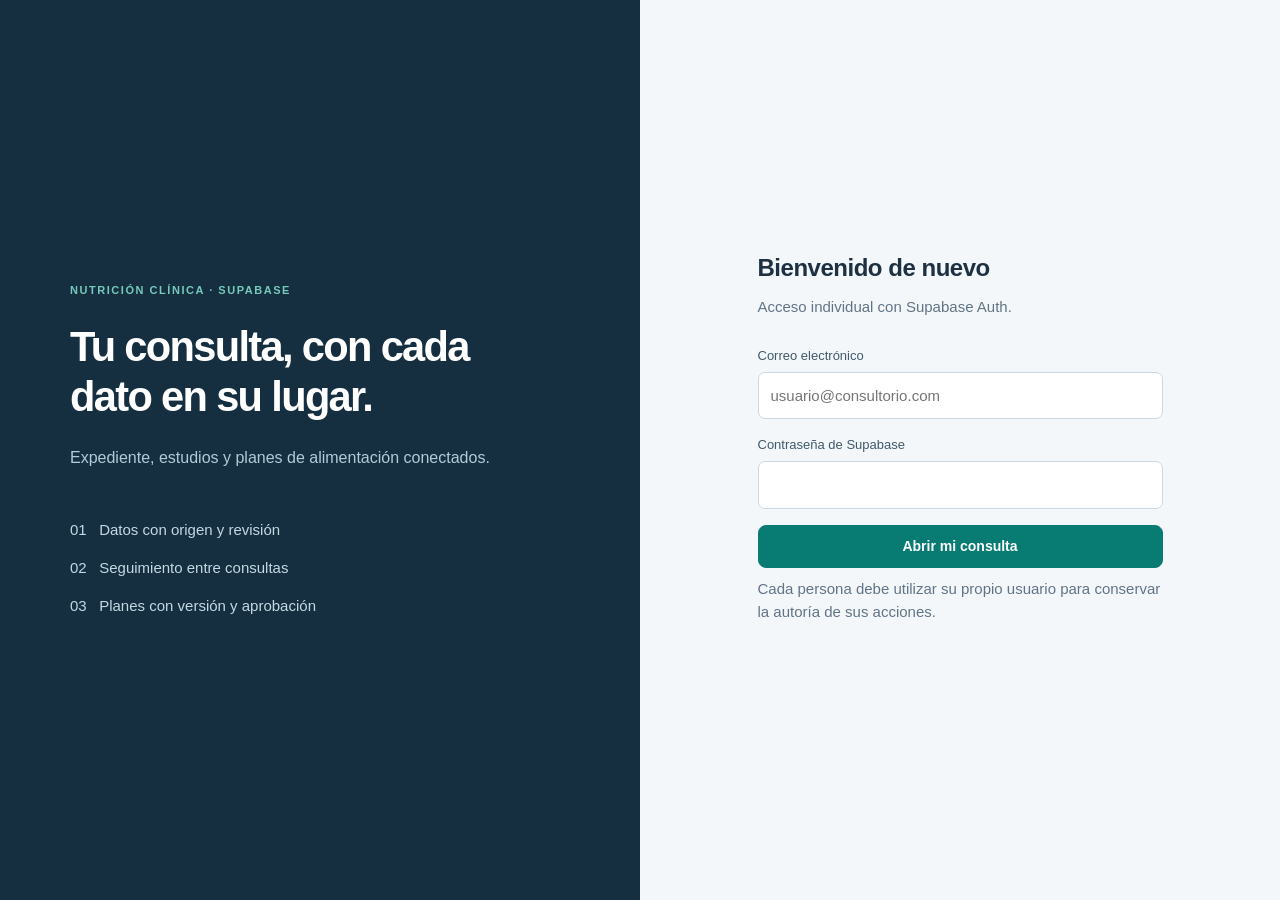
<file: index.html>
<!doctype html><html lang="es"><head><meta charset="utf-8"><meta name="viewport" content="width=device-width,initial-scale=1"><meta name="color-scheme" content="light"><title>Nutrición clínica</title><link rel="stylesheet" href="app.css?v=rbac-1"></head><body><div id="app"><div class="loading">Abriendo tu espacio de consulta…</div></div><div id="toast" role="status" aria-live="polite"></div><dialog id="modal"><div id="modal-content"></div></dialog><script src="supabase-config.js"></script><script src="cloud.js?v=integridad-20260916"></script><script src="app.js?v=integridad-20260917" defer></script></body></html>
</file>
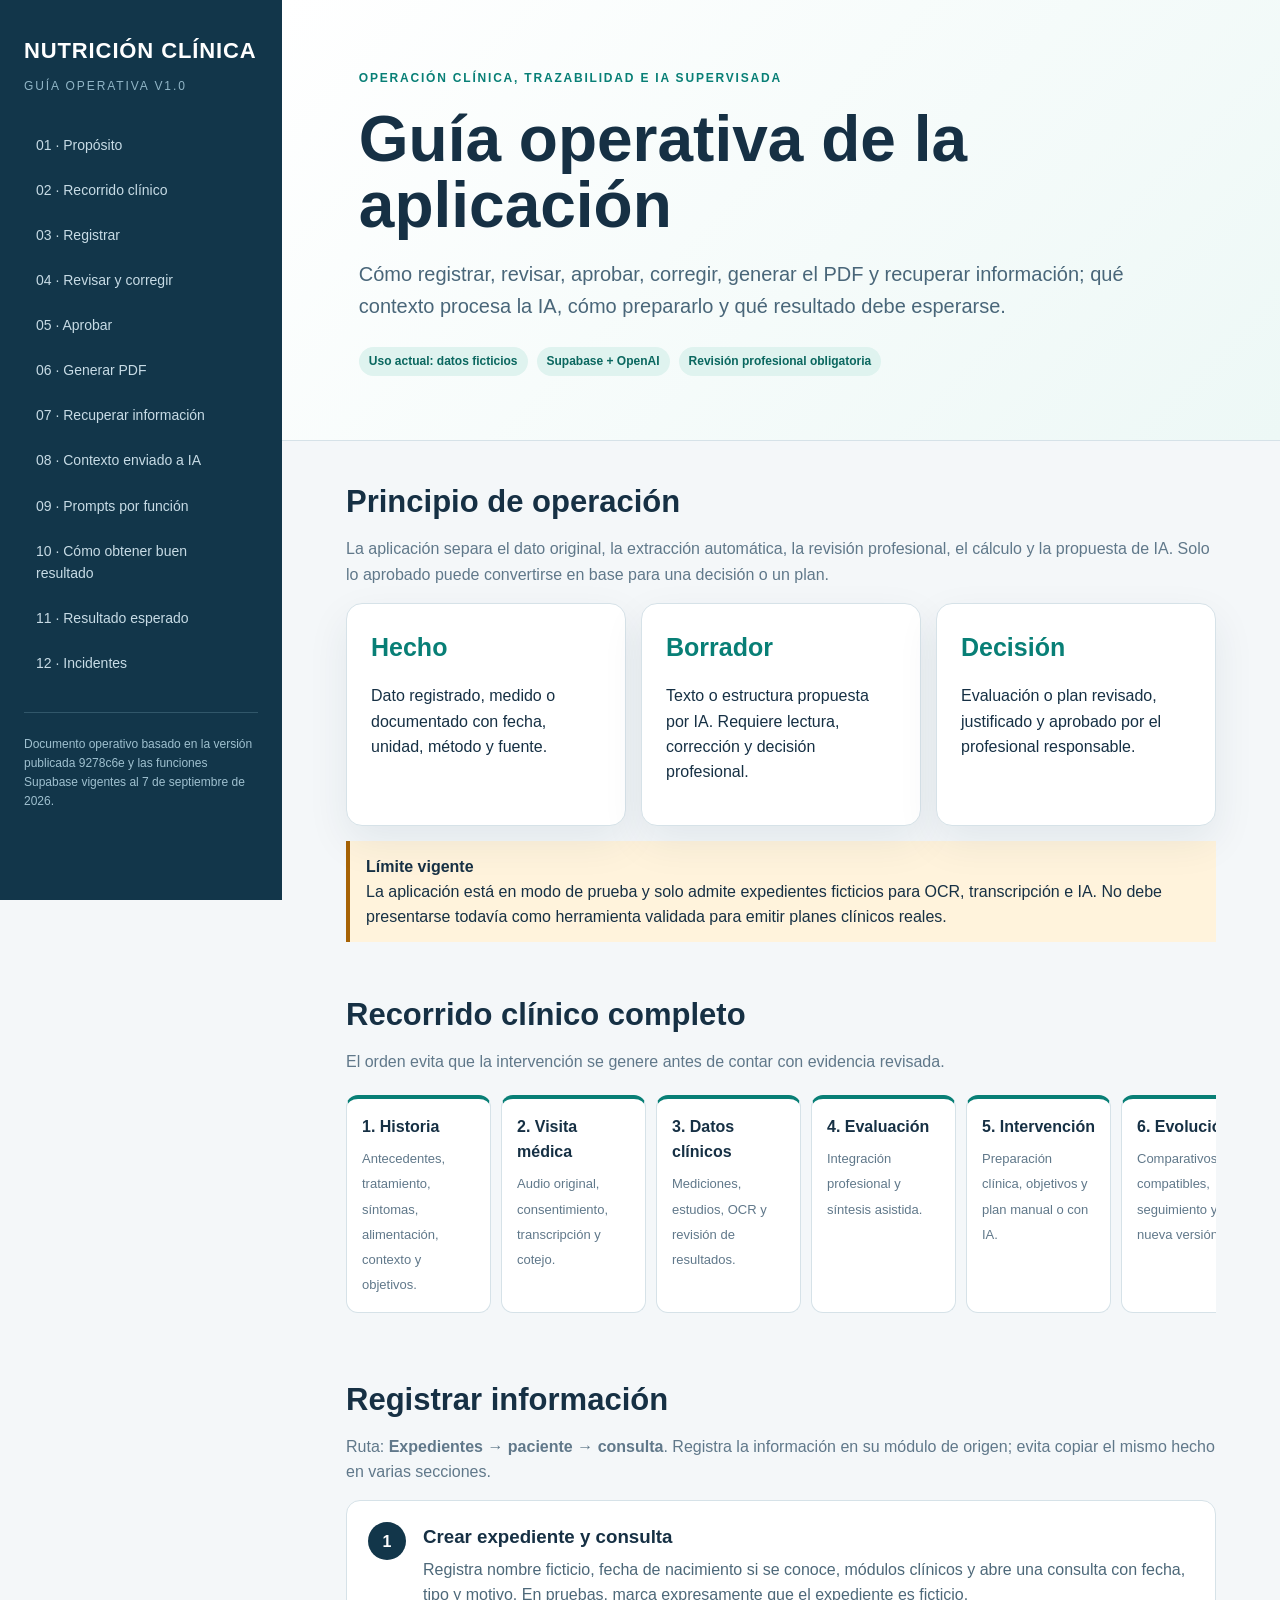
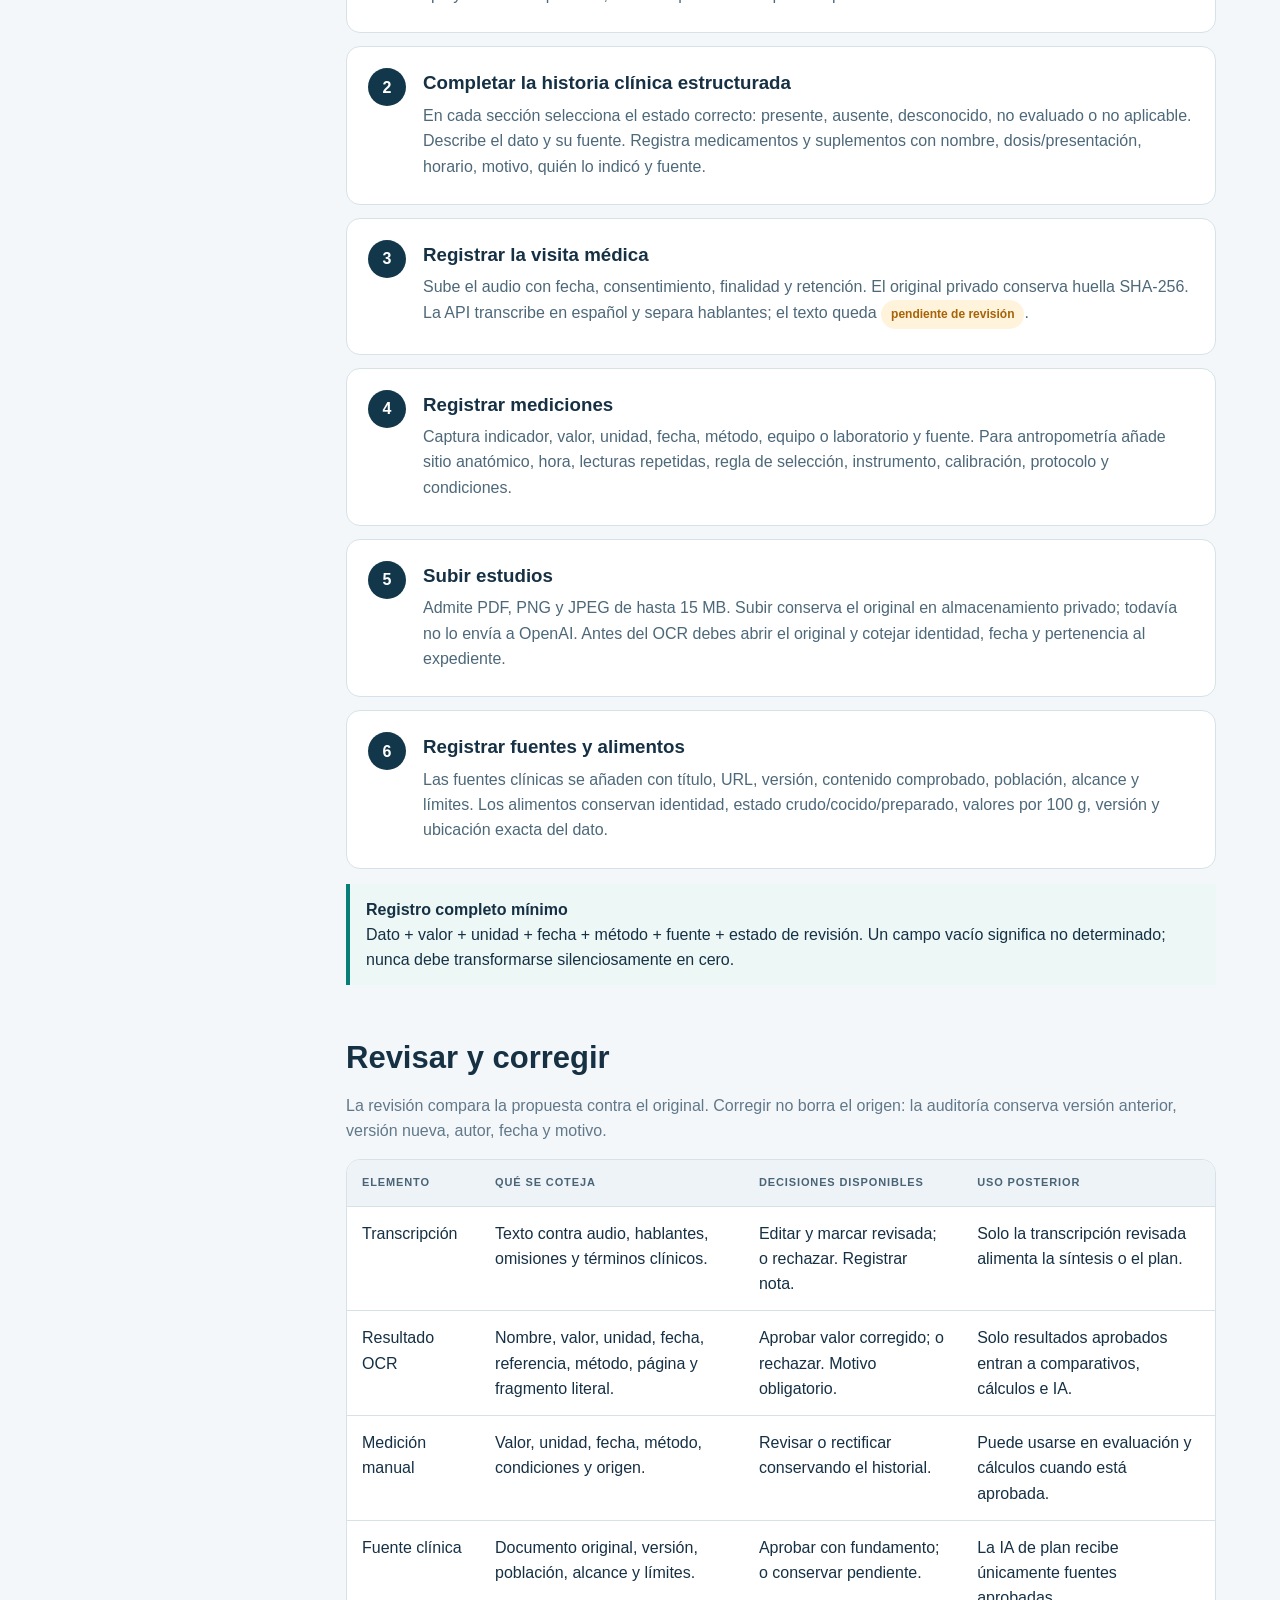
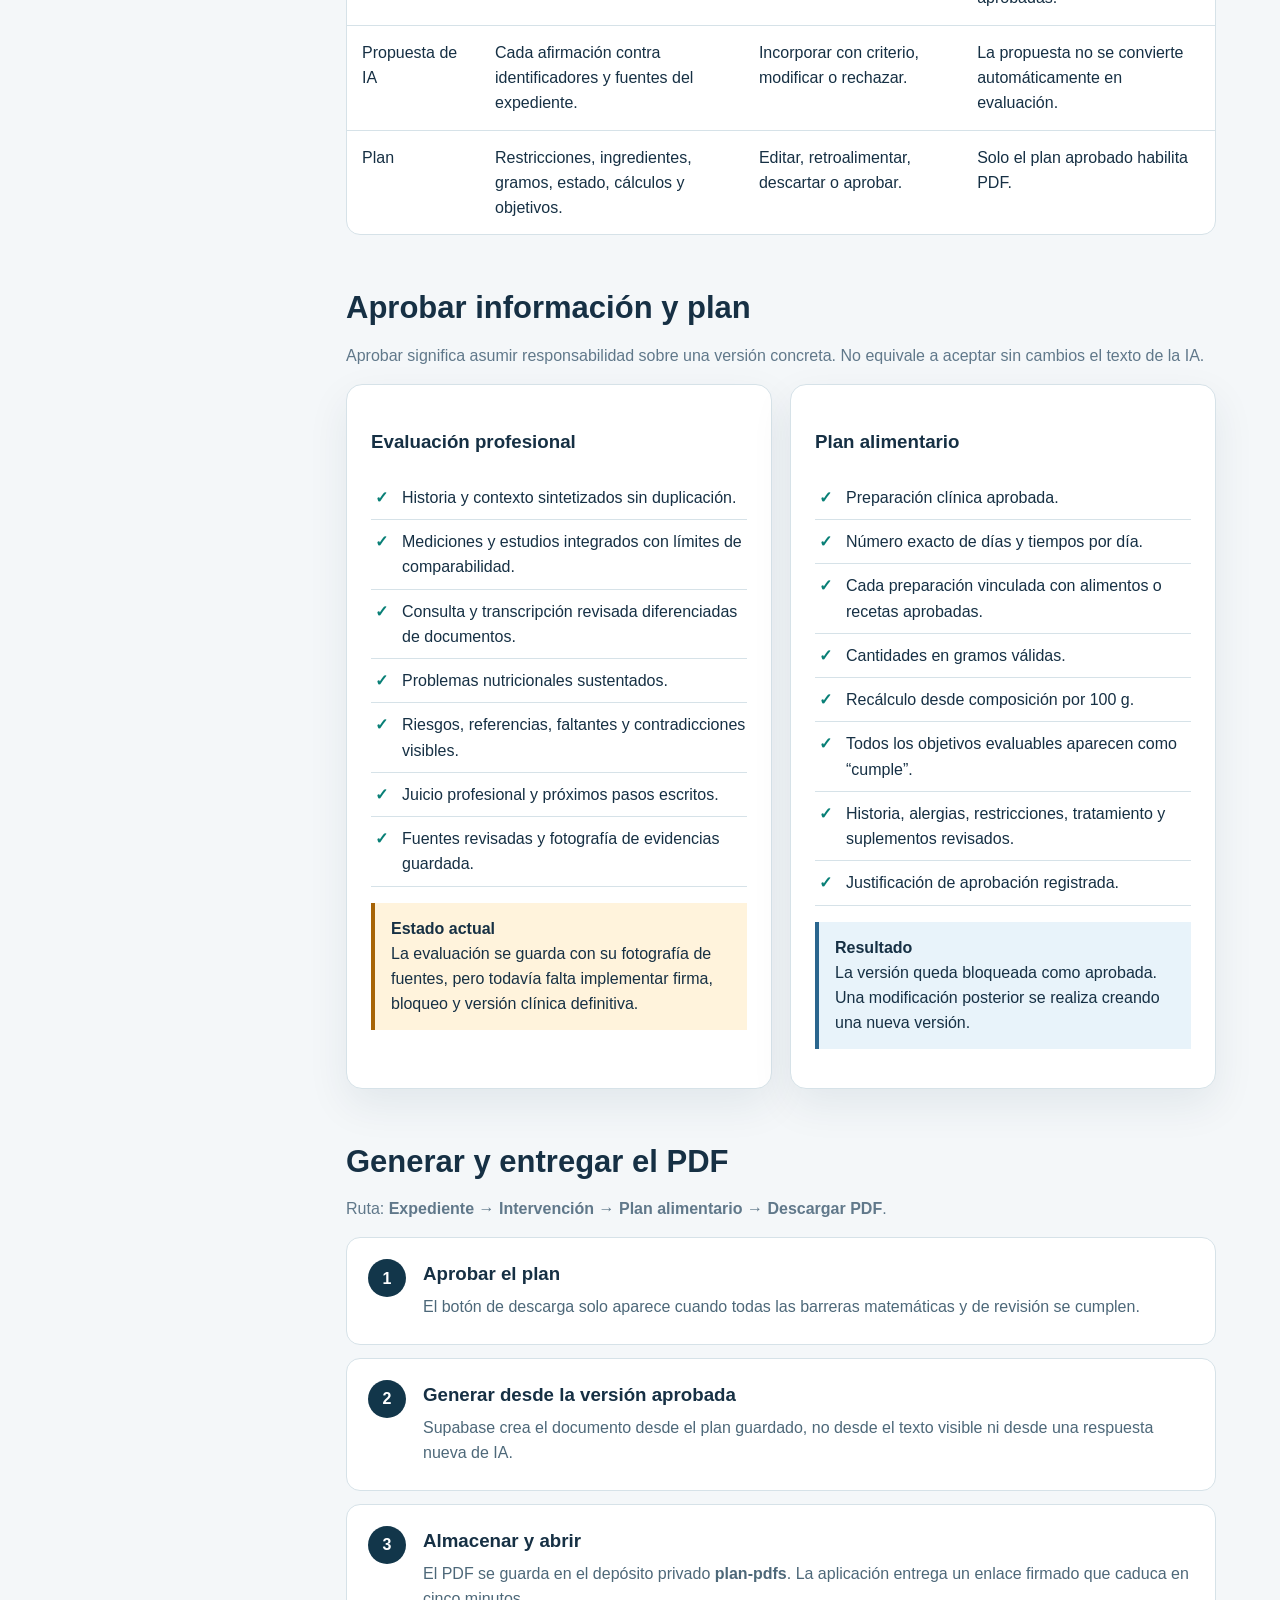
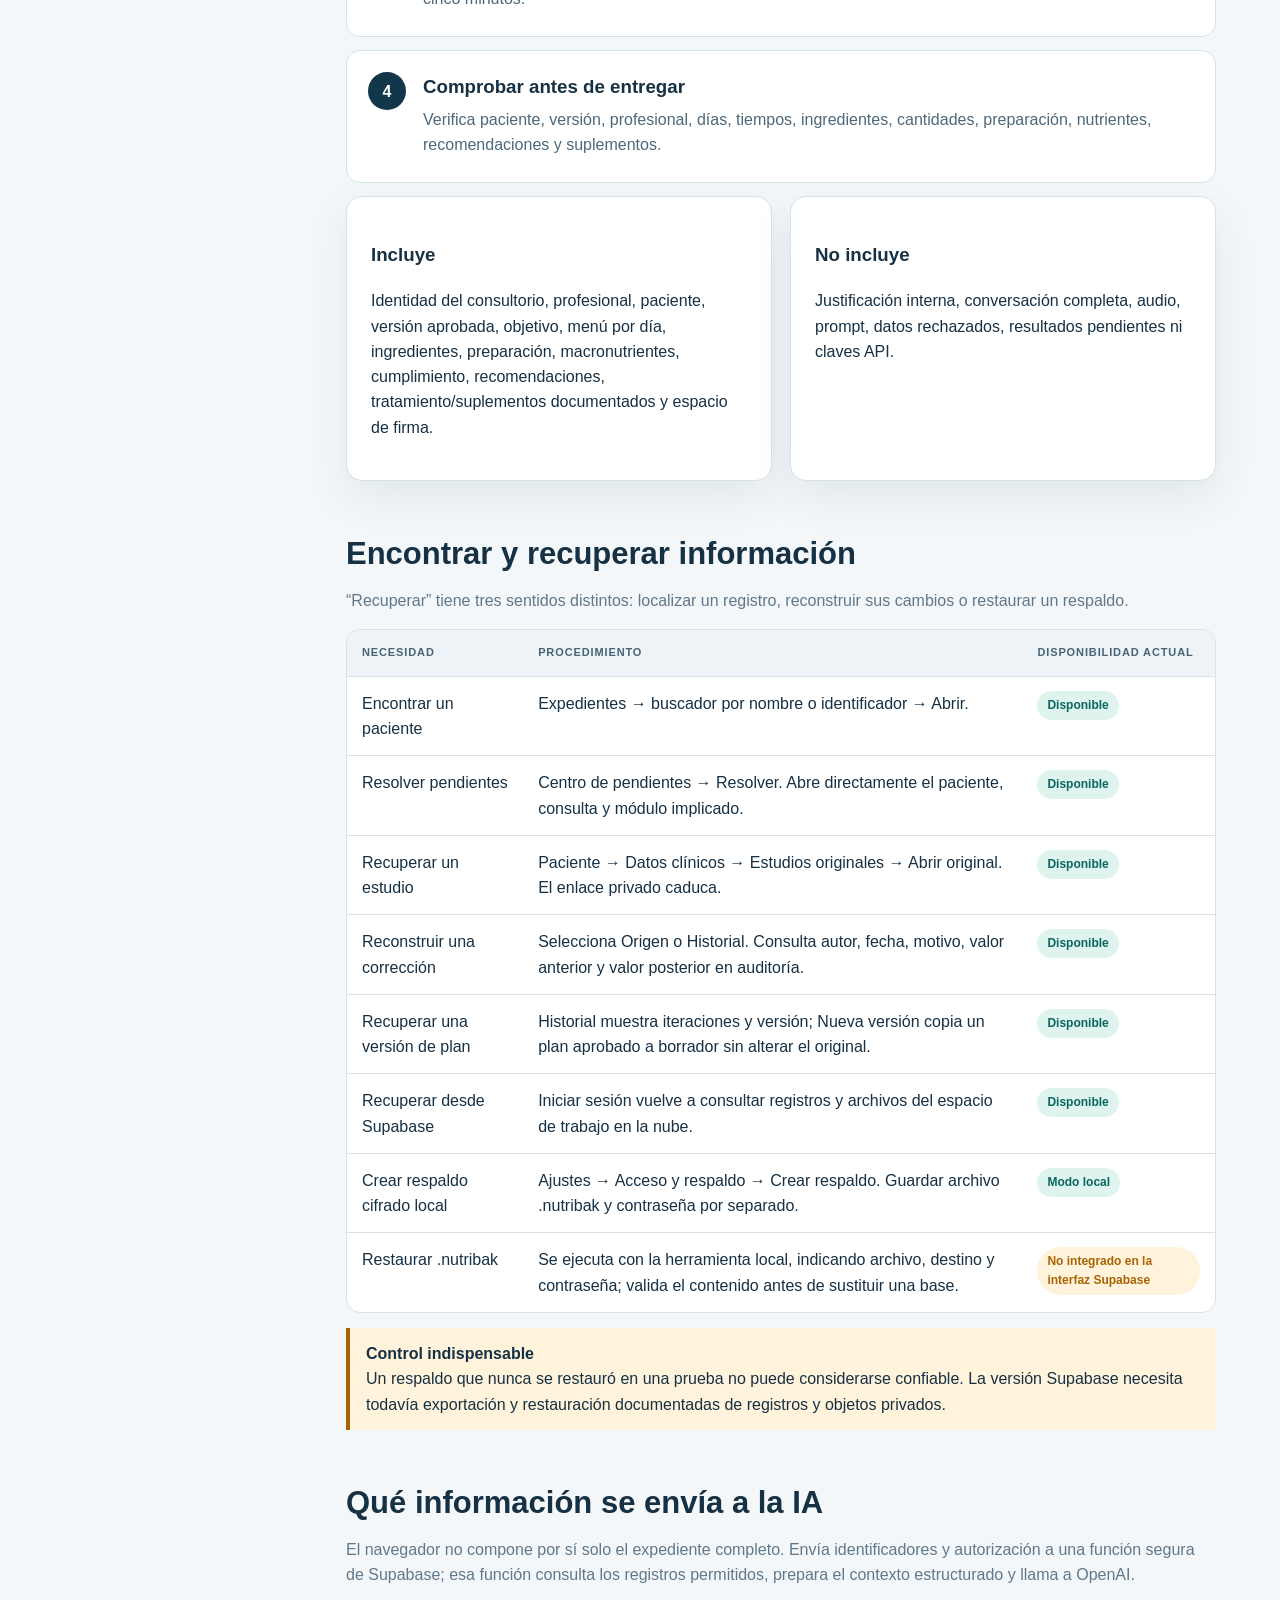
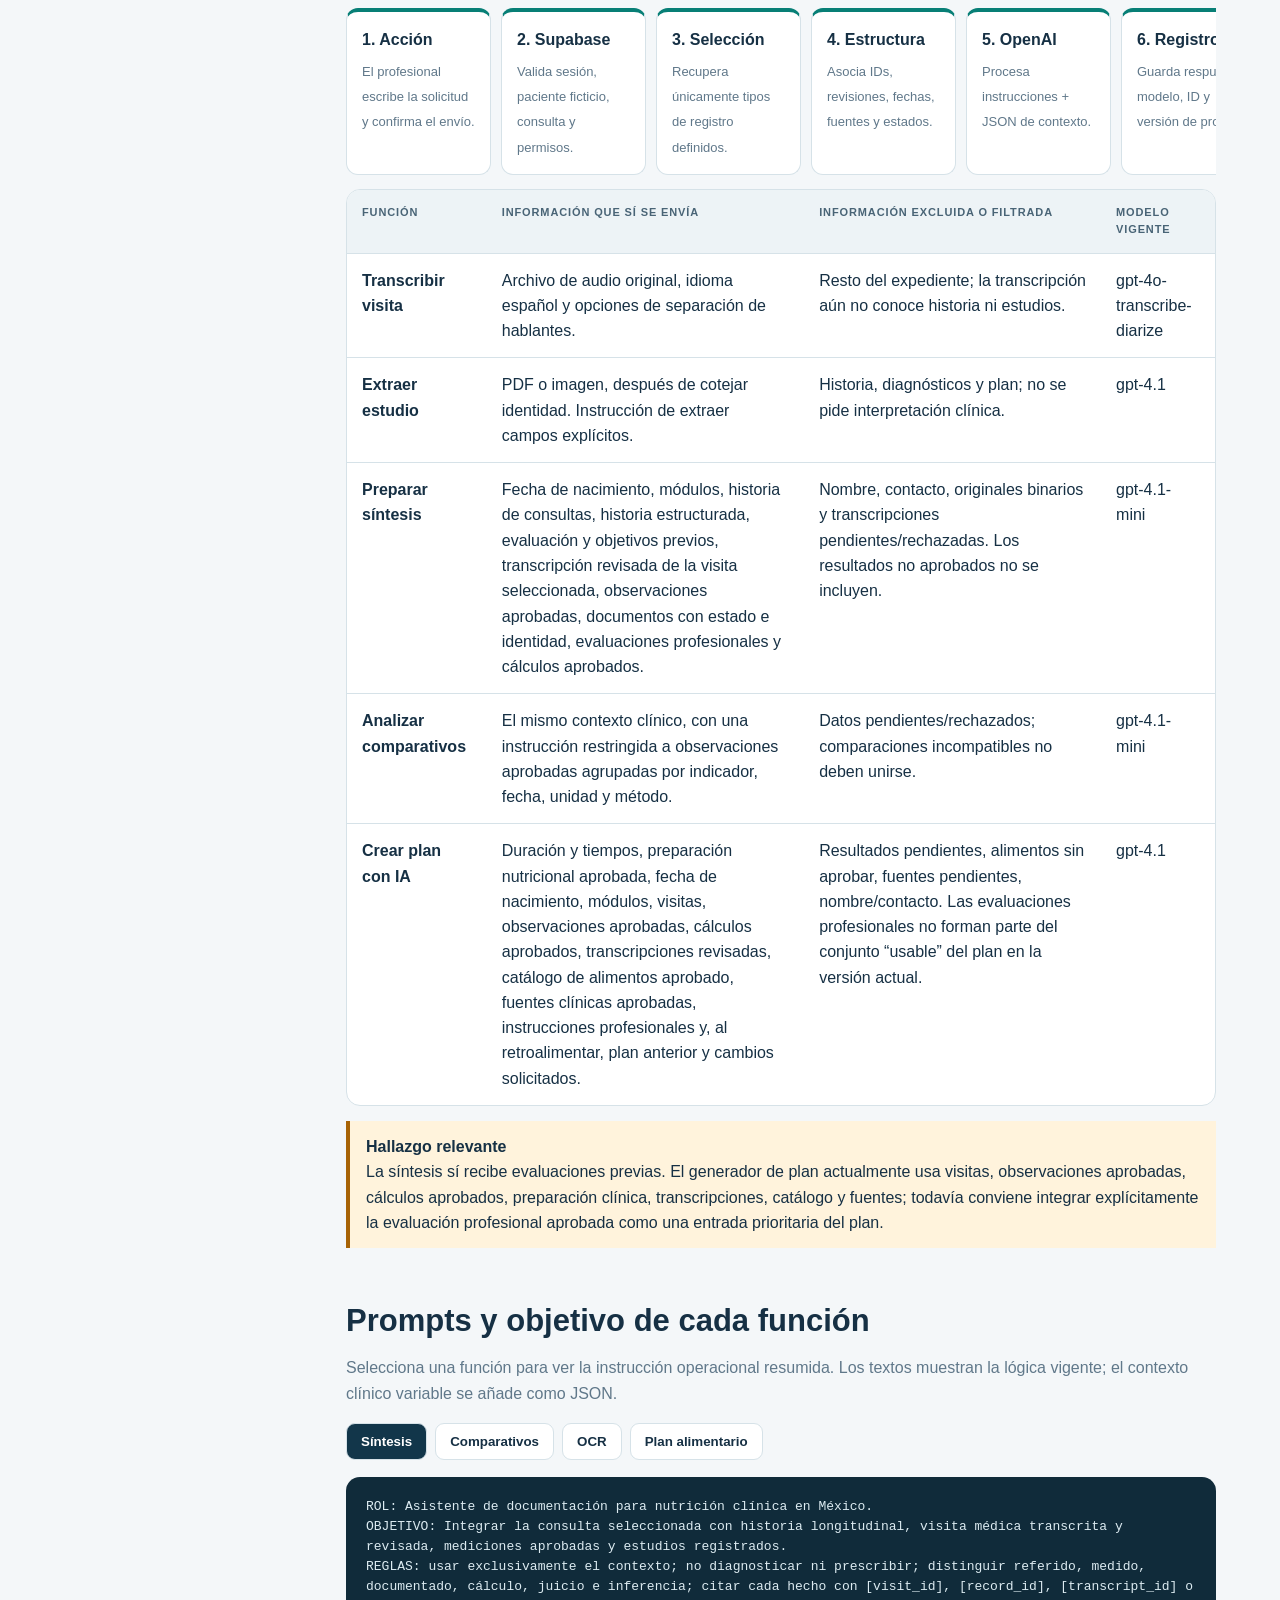
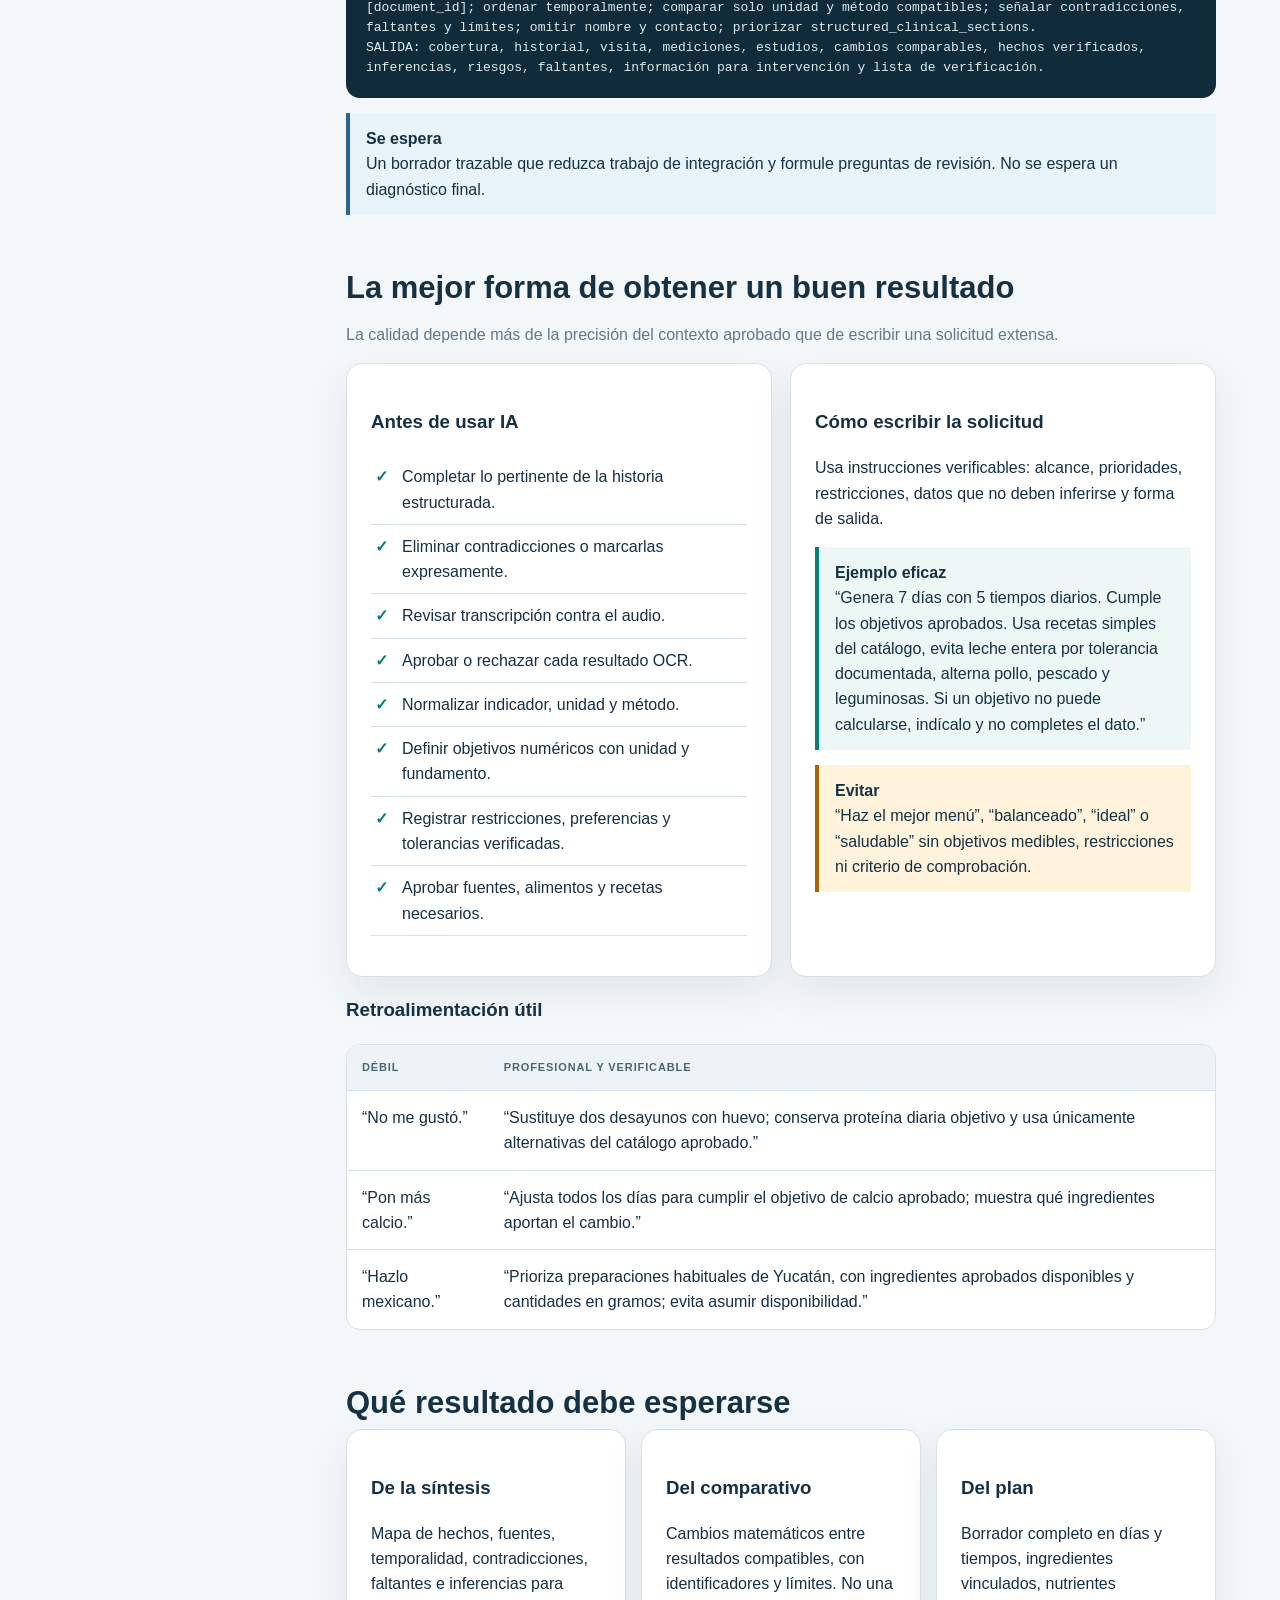
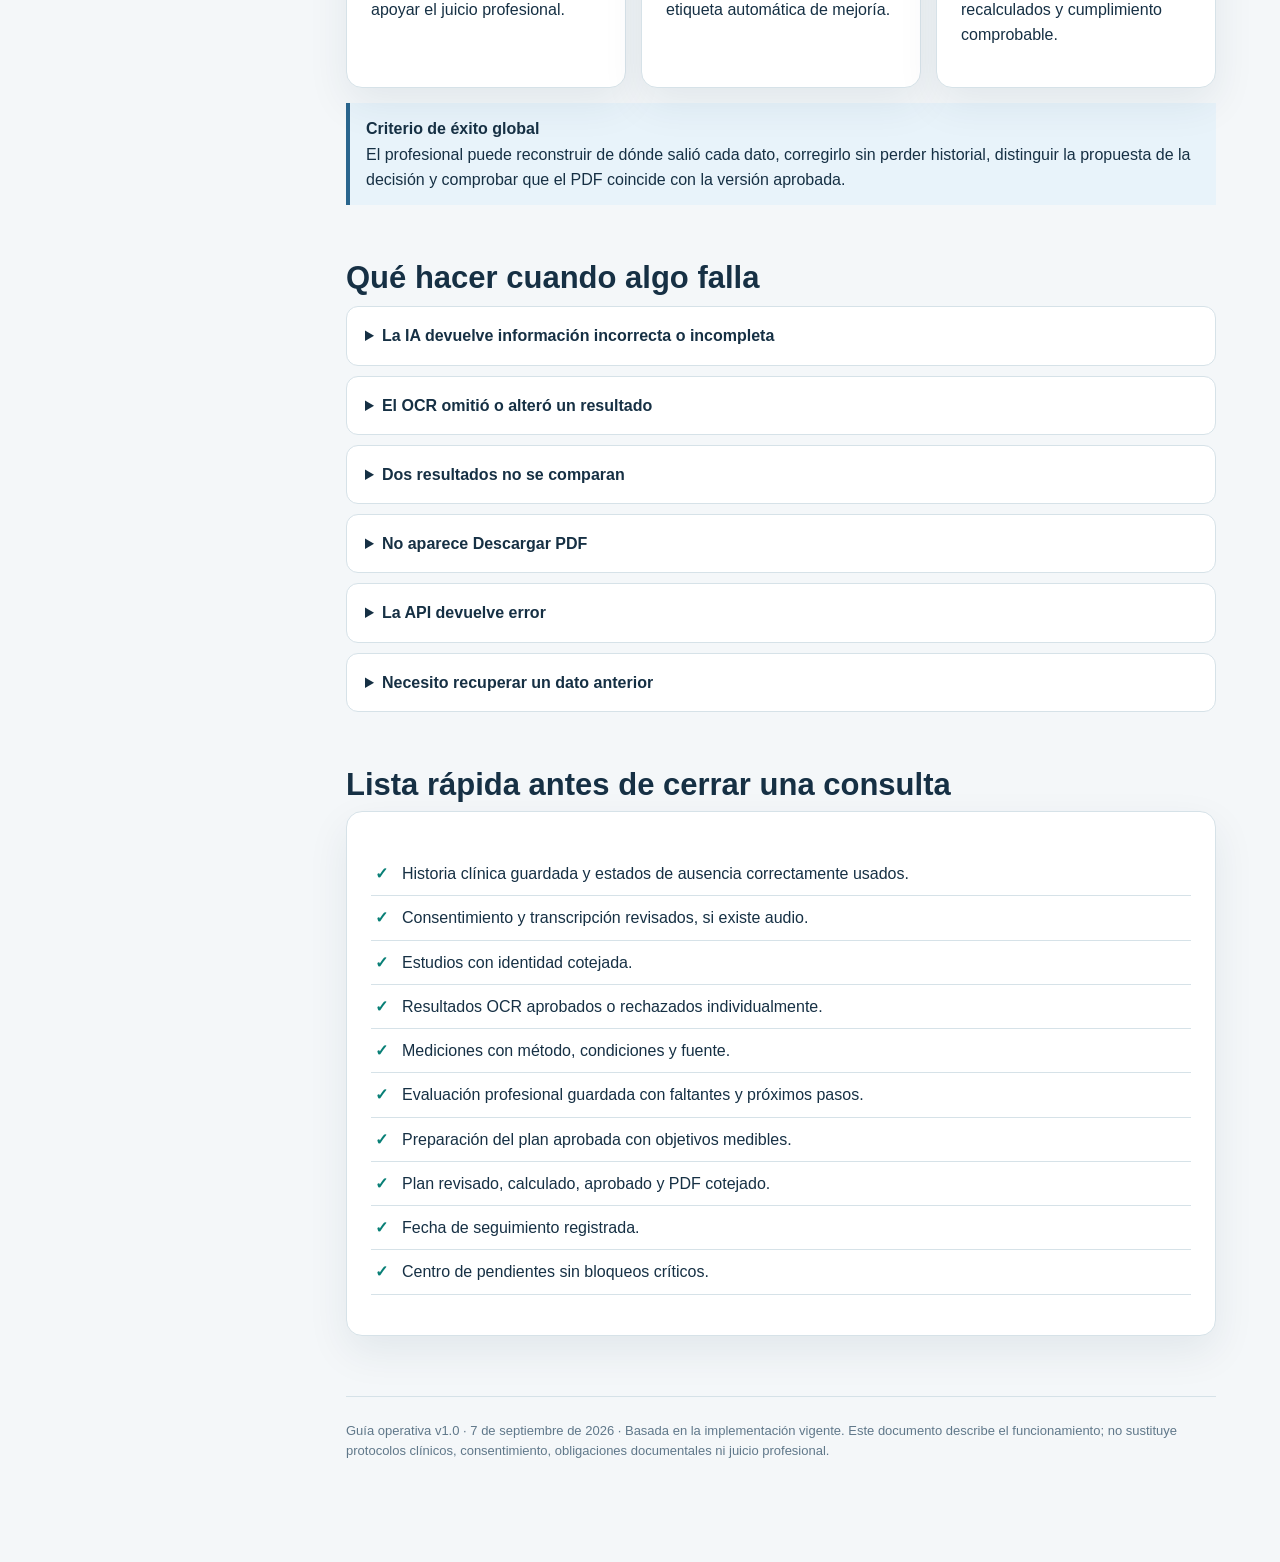
<file: guia-operativa.html>
<!doctype html>
<html lang="es">
<head>
<meta charset="utf-8">
<meta name="viewport" content="width=device-width,initial-scale=1">
<title>Guía operativa · Nutrición clínica</title>
<style>
:root{--ink:#163044;--muted:#60788a;--line:#d6e2e8;--bg:#f4f7f9;--paper:#fff;--teal:#087f76;--teal2:#dff3ef;--nav:#12364a;--amber:#a76305;--amberbg:#fff3dc;--red:#ab3340;--redbg:#fdebed;--blue:#2a668e;--bluebg:#e8f3fa;--shadow:0 16px 42px rgba(18,54,74,.08)}
*{box-sizing:border-box}html{scroll-behavior:smooth}body{margin:0;background:var(--bg);color:var(--ink);font:16px/1.58 Inter,ui-sans-serif,-apple-system,BlinkMacSystemFont,"Segoe UI",sans-serif}a{color:var(--teal)}aside{position:fixed;inset:0 auto 0 0;width:282px;background:var(--nav);color:#d5e4ec;padding:34px 24px;overflow:auto}aside strong{display:block;color:#fff;font-size:22px;letter-spacing:.04em}aside .kicker{font-size:12px;letter-spacing:.16em;text-transform:uppercase;color:#91b6c7;margin:8px 0 28px}nav a{display:block;color:#c7dbe5;text-decoration:none;padding:10px 12px;margin:3px 0;border-radius:9px;font-size:14px}nav a:hover{background:#234b60;color:#fff}.side-note{border-top:1px solid #31576a;margin-top:28px;padding-top:22px;font-size:12px;color:#9fc0cf}main{margin-left:282px}.hero{background:linear-gradient(135deg,#fff 0%,#edf8f6 100%);padding:64px clamp(28px,6vw,88px);border-bottom:1px solid var(--line)}.eyebrow{text-transform:uppercase;letter-spacing:.15em;font-size:12px;color:var(--teal);font-weight:800}.hero h1{font-size:clamp(38px,5vw,67px);line-height:1.03;max-width:850px;margin:18px 0}.lead{font-size:20px;color:#496679;max-width:850px}.badges{display:flex;gap:9px;flex-wrap:wrap;margin-top:25px}.badge,.state{display:inline-flex;border-radius:999px;padding:5px 10px;font-weight:750;font-size:12px;background:var(--teal2);color:#0a675f}.state.pending{background:var(--amberbg);color:var(--amber)}.state.reject{background:var(--redbg);color:var(--red)}.content{max-width:1220px;padding:42px clamp(24px,5vw,72px) 100px}.section{scroll-margin-top:20px;margin:0 0 54px}.section h2{font-size:31px;line-height:1.2;margin:0 0 8px}.section>p:first-of-type{color:var(--muted);max-width:900px}.card{background:var(--paper);border:1px solid var(--line);border-radius:16px;padding:24px;box-shadow:var(--shadow)}.grid{display:grid;grid-template-columns:repeat(2,minmax(0,1fr));gap:18px}.grid3{display:grid;grid-template-columns:repeat(3,minmax(0,1fr));gap:15px}.flow{display:grid;grid-template-columns:repeat(6,minmax(145px,1fr));gap:10px;overflow:auto;padding:4px 0 14px}.flow div{background:#fff;border:1px solid var(--line);border-top:4px solid var(--teal);border-radius:12px;padding:15px;min-height:130px}.flow b{display:block;margin-bottom:6px}.flow span{font-size:13px;color:var(--muted)}table{width:100%;border-collapse:separate;border-spacing:0;background:#fff;border:1px solid var(--line);border-radius:14px;overflow:hidden}th,td{text-align:left;vertical-align:top;padding:14px 15px;border-bottom:1px solid var(--line)}th{background:#edf3f6;color:#496476;text-transform:uppercase;font-size:11px;letter-spacing:.08em}tr:last-child td{border-bottom:0}.steps{counter-reset:op}.step{position:relative;background:#fff;border:1px solid var(--line);border-radius:14px;padding:21px 22px 21px 76px;margin:13px 0}.step:before{counter-increment:op;content:counter(op);position:absolute;left:21px;top:21px;width:38px;height:38px;border-radius:50%;display:grid;place-items:center;background:var(--nav);color:#fff;font-weight:800}.step h3{margin:0 0 5px}.step p{margin:4px 0;color:#4d6879}.do,.result,.limit{border-left:4px solid var(--teal);padding:13px 16px;background:#edf8f6;margin:15px 0}.result{border-color:var(--blue);background:var(--bluebg)}.limit{border-color:var(--amber);background:var(--amberbg)}.do strong,.result strong,.limit strong{display:block}.checklist{list-style:none;padding:0}.checklist li{padding:9px 0 9px 31px;border-bottom:1px solid var(--line);position:relative}.checklist li:before{content:"✓";position:absolute;left:4px;color:var(--teal);font-weight:900}.prompt{background:#102b3a;color:#dcebf1;border-radius:14px;padding:20px;white-space:pre-wrap;font:13px/1.55 ui-monospace,SFMono-Regular,Menlo,monospace;max-height:520px;overflow:auto}.tabs{display:flex;gap:8px;flex-wrap:wrap;margin:17px 0}.tabs button{border:1px solid var(--line);background:#fff;border-radius:9px;padding:10px 14px;color:var(--ink);font-weight:750;cursor:pointer}.tabs button.active{background:var(--nav);color:#fff}.tab{display:none}.tab.active{display:block}.matrix td:first-child{font-weight:800}.quality{font-size:25px;font-weight:850;color:var(--teal)}details{background:#fff;border:1px solid var(--line);border-radius:12px;margin:10px 0;padding:0 18px}summary{cursor:pointer;font-weight:800;padding:16px 0}details>div{padding:0 0 18px}.footer{color:var(--muted);font-size:13px;border-top:1px solid var(--line);padding-top:24px;margin-top:60px}@media(max-width:900px){aside{position:relative;width:auto}main{margin:0}.grid,.grid3{grid-template-columns:1fr}.hero{padding:40px 25px}.content{padding:30px 18px 80px}.flow{grid-template-columns:repeat(6,190px)}}@media print{aside{display:none}main{margin:0}.hero,.content{padding:25px}.tabs{display:none}.tab{display:block!important;break-inside:avoid}.card,.step,details,table{box-shadow:none;break-inside:avoid}.prompt{max-height:none;color:#111;background:#f2f2f2}}
</style>
</head>
<body>
<aside><strong>NUTRICIÓN CLÍNICA</strong><div class="kicker">Guía operativa v1.0</div><nav>
<a href="#proposito">01 · Propósito</a><a href="#recorrido">02 · Recorrido clínico</a><a href="#registrar">03 · Registrar</a><a href="#revisar">04 · Revisar y corregir</a><a href="#aprobar">05 · Aprobar</a><a href="#pdf">06 · Generar PDF</a><a href="#recuperar">07 · Recuperar información</a><a href="#ia">08 · Contexto enviado a IA</a><a href="#prompts">09 · Prompts por función</a><a href="#calidad">10 · Cómo obtener buen resultado</a><a href="#resultados">11 · Resultado esperado</a><a href="#incidentes">12 · Incidentes</a>
</nav><div class="side-note">Documento operativo basado en la versión publicada 9278c6e y las funciones Supabase vigentes al 7 de septiembre de 2026.</div></aside>
<main>
<header class="hero" id="proposito"><span class="eyebrow">Operación clínica, trazabilidad e IA supervisada</span><h1>Guía operativa de la aplicación</h1><p class="lead">Cómo registrar, revisar, aprobar, corregir, generar el PDF y recuperar información; qué contexto procesa la IA, cómo prepararlo y qué resultado debe esperarse.</p><div class="badges"><span class="badge">Uso actual: datos ficticios</span><span class="badge">Supabase + OpenAI</span><span class="badge">Revisión profesional obligatoria</span></div></header>
<div class="content">
<section class="section"><h2>Principio de operación</h2><p>La aplicación separa el dato original, la extracción automática, la revisión profesional, el cálculo y la propuesta de IA. Solo lo aprobado puede convertirse en base para una decisión o un plan.</p><div class="grid3"><div class="card"><span class="quality">Hecho</span><p>Dato registrado, medido o documentado con fecha, unidad, método y fuente.</p></div><div class="card"><span class="quality">Borrador</span><p>Texto o estructura propuesta por IA. Requiere lectura, corrección y decisión profesional.</p></div><div class="card"><span class="quality">Decisión</span><p>Evaluación o plan revisado, justificado y aprobado por el profesional responsable.</p></div></div><div class="limit"><strong>Límite vigente</strong>La aplicación está en modo de prueba y solo admite expedientes ficticios para OCR, transcripción e IA. No debe presentarse todavía como herramienta validada para emitir planes clínicos reales.</div></section>

<section class="section" id="recorrido"><h2>Recorrido clínico completo</h2><p>El orden evita que la intervención se genere antes de contar con evidencia revisada.</p><div class="flow"><div><b>1. Historia</b><span>Antecedentes, tratamiento, síntomas, alimentación, contexto y objetivos.</span></div><div><b>2. Visita médica</b><span>Audio original, consentimiento, transcripción y cotejo.</span></div><div><b>3. Datos clínicos</b><span>Mediciones, estudios, OCR y revisión de resultados.</span></div><div><b>4. Evaluación</b><span>Integración profesional y síntesis asistida.</span></div><div><b>5. Intervención</b><span>Preparación clínica, objetivos y plan manual o con IA.</span></div><div><b>6. Evolución</b><span>Comparativos compatibles, seguimiento y nueva versión.</span></div></div></section>

<section class="section" id="registrar"><h2>Registrar información</h2><p>Ruta: <strong>Expedientes → paciente → consulta</strong>. Registra la información en su módulo de origen; evita copiar el mismo hecho en varias secciones.</p><div class="steps">
<div class="step"><h3>Crear expediente y consulta</h3><p>Registra nombre ficticio, fecha de nacimiento si se conoce, módulos clínicos y abre una consulta con fecha, tipo y motivo. En pruebas, marca expresamente que el expediente es ficticio.</p></div>
<div class="step"><h3>Completar la historia clínica estructurada</h3><p>En cada sección selecciona el estado correcto: presente, ausente, desconocido, no evaluado o no aplicable. Describe el dato y su fuente. Registra medicamentos y suplementos con nombre, dosis/presentación, horario, motivo, quién lo indicó y fuente.</p></div>
<div class="step"><h3>Registrar la visita médica</h3><p>Sube el audio con fecha, consentimiento, finalidad y retención. El original privado conserva huella SHA-256. La API transcribe en español y separa hablantes; el texto queda <span class="state pending">pendiente de revisión</span>.</p></div>
<div class="step"><h3>Registrar mediciones</h3><p>Captura indicador, valor, unidad, fecha, método, equipo o laboratorio y fuente. Para antropometría añade sitio anatómico, hora, lecturas repetidas, regla de selección, instrumento, calibración, protocolo y condiciones.</p></div>
<div class="step"><h3>Subir estudios</h3><p>Admite PDF, PNG y JPEG de hasta 15 MB. Subir conserva el original en almacenamiento privado; todavía no lo envía a OpenAI. Antes del OCR debes abrir el original y cotejar identidad, fecha y pertenencia al expediente.</p></div>
<div class="step"><h3>Registrar fuentes y alimentos</h3><p>Las fuentes clínicas se añaden con título, URL, versión, contenido comprobado, población, alcance y límites. Los alimentos conservan identidad, estado crudo/cocido/preparado, valores por 100 g, versión y ubicación exacta del dato.</p></div>
</div><div class="do"><strong>Registro completo mínimo</strong>Dato + valor + unidad + fecha + método + fuente + estado de revisión. Un campo vacío significa no determinado; nunca debe transformarse silenciosamente en cero.</div></section>

<section class="section" id="revisar"><h2>Revisar y corregir</h2><p>La revisión compara la propuesta contra el original. Corregir no borra el origen: la auditoría conserva versión anterior, versión nueva, autor, fecha y motivo.</p><table><thead><tr><th>Elemento</th><th>Qué se coteja</th><th>Decisiones disponibles</th><th>Uso posterior</th></tr></thead><tbody>
<tr><td>Transcripción</td><td>Texto contra audio, hablantes, omisiones y términos clínicos.</td><td>Editar y marcar revisada; o rechazar. Registrar nota.</td><td>Solo la transcripción revisada alimenta la síntesis o el plan.</td></tr>
<tr><td>Resultado OCR</td><td>Nombre, valor, unidad, fecha, referencia, método, página y fragmento literal.</td><td>Aprobar valor corregido; o rechazar. Motivo obligatorio.</td><td>Solo resultados aprobados entran a comparativos, cálculos e IA.</td></tr>
<tr><td>Medición manual</td><td>Valor, unidad, fecha, método, condiciones y origen.</td><td>Revisar o rectificar conservando el historial.</td><td>Puede usarse en evaluación y cálculos cuando está aprobada.</td></tr>
<tr><td>Fuente clínica</td><td>Documento original, versión, población, alcance y límites.</td><td>Aprobar con fundamento; o conservar pendiente.</td><td>La IA de plan recibe únicamente fuentes aprobadas.</td></tr>
<tr><td>Propuesta de IA</td><td>Cada afirmación contra identificadores y fuentes del expediente.</td><td>Incorporar con criterio, modificar o rechazar.</td><td>La propuesta no se convierte automáticamente en evaluación.</td></tr>
<tr><td>Plan</td><td>Restricciones, ingredientes, gramos, estado, cálculos y objetivos.</td><td>Editar, retroalimentar, descartar o aprobar.</td><td>Solo el plan aprobado habilita PDF.</td></tr>
</tbody></table></section>

<section class="section" id="aprobar"><h2>Aprobar información y plan</h2><p>Aprobar significa asumir responsabilidad sobre una versión concreta. No equivale a aceptar sin cambios el texto de la IA.</p><div class="grid"><div class="card"><h3>Evaluación profesional</h3><ul class="checklist"><li>Historia y contexto sintetizados sin duplicación.</li><li>Mediciones y estudios integrados con límites de comparabilidad.</li><li>Consulta y transcripción revisada diferenciadas de documentos.</li><li>Problemas nutricionales sustentados.</li><li>Riesgos, referencias, faltantes y contradicciones visibles.</li><li>Juicio profesional y próximos pasos escritos.</li><li>Fuentes revisadas y fotografía de evidencias guardada.</li></ul><p class="limit"><strong>Estado actual</strong>La evaluación se guarda con su fotografía de fuentes, pero todavía falta implementar firma, bloqueo y versión clínica definitiva.</p></div><div class="card"><h3>Plan alimentario</h3><ul class="checklist"><li>Preparación clínica aprobada.</li><li>Número exacto de días y tiempos por día.</li><li>Cada preparación vinculada con alimentos o recetas aprobadas.</li><li>Cantidades en gramos válidas.</li><li>Recálculo desde composición por 100 g.</li><li>Todos los objetivos evaluables aparecen como “cumple”.</li><li>Historia, alergias, restricciones, tratamiento y suplementos revisados.</li><li>Justificación de aprobación registrada.</li></ul><p class="result"><strong>Resultado</strong>La versión queda bloqueada como aprobada. Una modificación posterior se realiza creando una nueva versión.</p></div></div></section>

<section class="section" id="pdf"><h2>Generar y entregar el PDF</h2><p>Ruta: <strong>Expediente → Intervención → Plan alimentario → Descargar PDF</strong>.</p><div class="steps"><div class="step"><h3>Aprobar el plan</h3><p>El botón de descarga solo aparece cuando todas las barreras matemáticas y de revisión se cumplen.</p></div><div class="step"><h3>Generar desde la versión aprobada</h3><p>Supabase crea el documento desde el plan guardado, no desde el texto visible ni desde una respuesta nueva de IA.</p></div><div class="step"><h3>Almacenar y abrir</h3><p>El PDF se guarda en el depósito privado <strong>plan-pdfs</strong>. La aplicación entrega un enlace firmado que caduca en cinco minutos.</p></div><div class="step"><h3>Comprobar antes de entregar</h3><p>Verifica paciente, versión, profesional, días, tiempos, ingredientes, cantidades, preparación, nutrientes, recomendaciones y suplementos.</p></div></div><div class="grid"><div class="card"><h3>Incluye</h3><p>Identidad del consultorio, profesional, paciente, versión aprobada, objetivo, menú por día, ingredientes, preparación, macronutrientes, cumplimiento, recomendaciones, tratamiento/suplementos documentados y espacio de firma.</p></div><div class="card"><h3>No incluye</h3><p>Justificación interna, conversación completa, audio, prompt, datos rechazados, resultados pendientes ni claves API.</p></div></div></section>

<section class="section" id="recuperar"><h2>Encontrar y recuperar información</h2><p>“Recuperar” tiene tres sentidos distintos: localizar un registro, reconstruir sus cambios o restaurar un respaldo.</p><table><thead><tr><th>Necesidad</th><th>Procedimiento</th><th>Disponibilidad actual</th></tr></thead><tbody>
<tr><td>Encontrar un paciente</td><td>Expedientes → buscador por nombre o identificador → Abrir.</td><td><span class="state">Disponible</span></td></tr>
<tr><td>Resolver pendientes</td><td>Centro de pendientes → Resolver. Abre directamente el paciente, consulta y módulo implicado.</td><td><span class="state">Disponible</span></td></tr>
<tr><td>Recuperar un estudio</td><td>Paciente → Datos clínicos → Estudios originales → Abrir original. El enlace privado caduca.</td><td><span class="state">Disponible</span></td></tr>
<tr><td>Reconstruir una corrección</td><td>Selecciona Origen o Historial. Consulta autor, fecha, motivo, valor anterior y valor posterior en auditoría.</td><td><span class="state">Disponible</span></td></tr>
<tr><td>Recuperar una versión de plan</td><td>Historial muestra iteraciones y versión; Nueva versión copia un plan aprobado a borrador sin alterar el original.</td><td><span class="state">Disponible</span></td></tr>
<tr><td>Recuperar desde Supabase</td><td>Iniciar sesión vuelve a consultar registros y archivos del espacio de trabajo en la nube.</td><td><span class="state">Disponible</span></td></tr>
<tr><td>Crear respaldo cifrado local</td><td>Ajustes → Acceso y respaldo → Crear respaldo. Guardar archivo .nutribak y contraseña por separado.</td><td><span class="state">Modo local</span></td></tr>
<tr><td>Restaurar .nutribak</td><td>Se ejecuta con la herramienta local, indicando archivo, destino y contraseña; valida el contenido antes de sustituir una base.</td><td><span class="state pending">No integrado en la interfaz Supabase</span></td></tr>
</tbody></table><div class="limit"><strong>Control indispensable</strong>Un respaldo que nunca se restauró en una prueba no puede considerarse confiable. La versión Supabase necesita todavía exportación y restauración documentadas de registros y objetos privados.</div></section>

<section class="section" id="ia"><h2>Qué información se envía a la IA</h2><p>El navegador no compone por sí solo el expediente completo. Envía identificadores y autorización a una función segura de Supabase; esa función consulta los registros permitidos, prepara el contexto estructurado y llama a OpenAI.</p><div class="flow"><div><b>1. Acción</b><span>El profesional escribe la solicitud y confirma el envío.</span></div><div><b>2. Supabase</b><span>Valida sesión, paciente ficticio, consulta y permisos.</span></div><div><b>3. Selección</b><span>Recupera únicamente tipos de registro definidos.</span></div><div><b>4. Estructura</b><span>Asocia IDs, revisiones, fechas, fuentes y estados.</span></div><div><b>5. OpenAI</b><span>Procesa instrucciones + JSON de contexto.</span></div><div><b>6. Registro</b><span>Guarda respuesta, modelo, ID y versión de prompt.</span></div></div>
<table class="matrix"><thead><tr><th>Función</th><th>Información que sí se envía</th><th>Información excluida o filtrada</th><th>Modelo vigente</th></tr></thead><tbody>
<tr><td>Transcribir visita</td><td>Archivo de audio original, idioma español y opciones de separación de hablantes.</td><td>Resto del expediente; la transcripción aún no conoce historia ni estudios.</td><td>gpt-4o-transcribe-diarize</td></tr>
<tr><td>Extraer estudio</td><td>PDF o imagen, después de cotejar identidad. Instrucción de extraer campos explícitos.</td><td>Historia, diagnósticos y plan; no se pide interpretación clínica.</td><td>gpt-4.1</td></tr>
<tr><td>Preparar síntesis</td><td>Fecha de nacimiento, módulos, historia de consultas, historia estructurada, evaluación y objetivos previos, transcripción revisada de la visita seleccionada, observaciones aprobadas, documentos con estado e identidad, evaluaciones profesionales y cálculos aprobados.</td><td>Nombre, contacto, originales binarios y transcripciones pendientes/rechazadas. Los resultados no aprobados no se incluyen.</td><td>gpt-4.1-mini</td></tr>
<tr><td>Analizar comparativos</td><td>El mismo contexto clínico, con una instrucción restringida a observaciones aprobadas agrupadas por indicador, fecha, unidad y método.</td><td>Datos pendientes/rechazados; comparaciones incompatibles no deben unirse.</td><td>gpt-4.1-mini</td></tr>
<tr><td>Crear plan con IA</td><td>Duración y tiempos, preparación nutricional aprobada, fecha de nacimiento, módulos, visitas, observaciones aprobadas, cálculos aprobados, transcripciones revisadas, catálogo de alimentos aprobado, fuentes clínicas aprobadas, instrucciones profesionales y, al retroalimentar, plan anterior y cambios solicitados.</td><td>Resultados pendientes, alimentos sin aprobar, fuentes pendientes, nombre/contacto. Las evaluaciones profesionales no forman parte del conjunto “usable” del plan en la versión actual.</td><td>gpt-4.1</td></tr>
</tbody></table><div class="limit"><strong>Hallazgo relevante</strong>La síntesis sí recibe evaluaciones previas. El generador de plan actualmente usa visitas, observaciones aprobadas, cálculos aprobados, preparación clínica, transcripciones, catálogo y fuentes; todavía conviene integrar explícitamente la evaluación profesional aprobada como una entrada prioritaria del plan.</div></section>

<section class="section" id="prompts"><h2>Prompts y objetivo de cada función</h2><p>Selecciona una función para ver la instrucción operacional resumida. Los textos muestran la lógica vigente; el contexto clínico variable se añade como JSON.</p><div class="tabs"><button class="active" data-tab="syn">Síntesis</button><button data-tab="cmp">Comparativos</button><button data-tab="ocr">OCR</button><button data-tab="plan">Plan alimentario</button></div>
<div class="tab active" id="syn"><div class="prompt">ROL: Asistente de documentación para nutrición clínica en México.
OBJETIVO: Integrar la consulta seleccionada con historia longitudinal, visita médica transcrita y revisada, mediciones aprobadas y estudios registrados.
REGLAS: usar exclusivamente el contexto; no diagnosticar ni prescribir; distinguir referido, medido, documentado, cálculo, juicio e inferencia; citar cada hecho con [visit_id], [record_id], [transcript_id] o [document_id]; ordenar temporalmente; comparar solo unidad y método compatibles; señalar contradicciones, faltantes y límites; omitir nombre y contacto; priorizar structured_clinical_sections.
SALIDA: cobertura, historial, visita, mediciones, estudios, cambios comparables, hechos verificados, inferencias, riesgos, faltantes, información para intervención y lista de verificación.</div><div class="result"><strong>Se espera</strong>Un borrador trazable que reduzca trabajo de integración y formule preguntas de revisión. No se espera un diagnóstico final.</div></div>
<div class="tab" id="cmp"><div class="prompt">ROL: Asistente de análisis documental.
TAREA: Analizar únicamente mediciones y resultados aprobados. Agrupar por indicador y ordenar por fecha. Comparar solo cuando unidad y método sean compatibles. Calcular diferencias matemáticas sin llamarlas mejoría o deterioro. Citar [record_id] y [document_id]. No diagnosticar, prescribir ni usar conocimiento externo.
SALIDA: cobertura, comparaciones válidas, datos no comparables, relación con intervalo impreso, faltantes y preguntas.</div><div class="result"><strong>Se espera</strong>Una lectura longitudinal verificable. La interpretación clínica pertenece a la evaluación profesional.</div></div>
<div class="tab" id="ocr"><div class="prompt">TAREA: Extraer únicamente resultados explícitos de laboratorio o mediciones tabulares. Transcribir nombres, valores, unidades e intervalos como aparecen. No diagnosticar, interpretar imágenes, normalizar unidades, calcular, inferir ilegibles ni convertir ausencias en cero. Devolver fecha, laboratorio, página, fragmento literal y marcas visibles.</div><div class="result"><strong>Se espera</strong>Una lista estructurada pendiente de cotejo. La exactitud se confirma contra el original, campo por campo.</div></div>
<div class="tab" id="plan"><div class="prompt">ROL: Asistente de planificación alimentaria para una profesional en México.
TAREA: Producir un borrador editable que cumpla exactamente la preparación clínica aprobada, el número de días y los tiempos. Usar únicamente alimentos y fuentes aprobados. Vincular cada ingrediente con su ID y gramos. No modificar tratamientos, suplementos, metas o restricciones. No inventar diagnósticos, alergias, objetivos ni nutrientes. Incorporar la retroalimentación profesional cuando exista.
CONTROL POSTERIOR: El servidor recalcula cada preparación desde catálogo × gramos / 100 g, calcula cumplimiento diario y rechaza días incompletos o alimentos ajenos al catálogo.</div><div class="result"><strong>Se espera</strong>Un menú semanal completo, calculable y editable. La IA propone combinaciones; el sistema calcula nutrientes y el profesional decide.</div></div></section>

<section class="section" id="calidad"><h2>La mejor forma de obtener un buen resultado</h2><p>La calidad depende más de la precisión del contexto aprobado que de escribir una solicitud extensa.</p><div class="grid"><div class="card"><h3>Antes de usar IA</h3><ul class="checklist"><li>Completar lo pertinente de la historia estructurada.</li><li>Eliminar contradicciones o marcarlas expresamente.</li><li>Revisar transcripción contra el audio.</li><li>Aprobar o rechazar cada resultado OCR.</li><li>Normalizar indicador, unidad y método.</li><li>Definir objetivos numéricos con unidad y fundamento.</li><li>Registrar restricciones, preferencias y tolerancias verificadas.</li><li>Aprobar fuentes, alimentos y recetas necesarios.</li></ul></div><div class="card"><h3>Cómo escribir la solicitud</h3><p>Usa instrucciones verificables: alcance, prioridades, restricciones, datos que no deben inferirse y forma de salida.</p><div class="do"><strong>Ejemplo eficaz</strong>“Genera 7 días con 5 tiempos diarios. Cumple los objetivos aprobados. Usa recetas simples del catálogo, evita leche entera por tolerancia documentada, alterna pollo, pescado y leguminosas. Si un objetivo no puede calcularse, indícalo y no completes el dato.”</div><div class="limit"><strong>Evitar</strong>“Haz el mejor menú”, “balanceado”, “ideal” o “saludable” sin objetivos medibles, restricciones ni criterio de comprobación.</div></div></div>
<h3>Retroalimentación útil</h3><table><thead><tr><th>Débil</th><th>Profesional y verificable</th></tr></thead><tbody><tr><td>“No me gustó.”</td><td>“Sustituye dos desayunos con huevo; conserva proteína diaria objetivo y usa únicamente alternativas del catálogo aprobado.”</td></tr><tr><td>“Pon más calcio.”</td><td>“Ajusta todos los días para cumplir el objetivo de calcio aprobado; muestra qué ingredientes aportan el cambio.”</td></tr><tr><td>“Hazlo mexicano.”</td><td>“Prioriza preparaciones habituales de Yucatán, con ingredientes aprobados disponibles y cantidades en gramos; evita asumir disponibilidad.”</td></tr></tbody></table></section>

<section class="section" id="resultados"><h2>Qué resultado debe esperarse</h2><div class="grid3"><div class="card"><h3>De la síntesis</h3><p>Mapa de hechos, fuentes, temporalidad, contradicciones, faltantes e inferencias para apoyar el juicio profesional.</p></div><div class="card"><h3>Del comparativo</h3><p>Cambios matemáticos entre resultados compatibles, con identificadores y límites. No una etiqueta automática de mejoría.</p></div><div class="card"><h3>Del plan</h3><p>Borrador completo en días y tiempos, ingredientes vinculados, nutrientes recalculados y cumplimiento comprobable.</p></div></div><div class="result"><strong>Criterio de éxito global</strong>El profesional puede reconstruir de dónde salió cada dato, corregirlo sin perder historial, distinguir la propuesta de la decisión y comprobar que el PDF coincide con la versión aprobada.</div></section>

<section class="section" id="incidentes"><h2>Qué hacer cuando algo falla</h2><details><summary>La IA devuelve información incorrecta o incompleta</summary><div>No la incorpores. Comprueba datos aprobados y preparación clínica; redacta cambios concretos. En planes, usa <strong>Dar retroalimentación a IA</strong>. Si quieres empezar sin heredar el borrador, usa <strong>Descartar borrador</strong>, registra el motivo y crea uno nuevo.</div></details><details><summary>El OCR omitió o alteró un resultado</summary><div>Abre el original, selecciona <strong>Revisar</strong>, corrige valor, unidad, fecha o referencia y documenta el motivo. Rechaza cualquier campo que no pueda verificarse.</div></details><details><summary>Dos resultados no se comparan</summary><div>Verifica nombre canónico, unidad normalizada y grupo de método. No fuerces una tendencia si cambiaron método, laboratorio, muestra o condiciones relevantes.</div></details><details><summary>No aparece Descargar PDF</summary><div>El plan sigue en borrador o no cumple todas las barreras: preparación aprobada, días/tiempos completos, ingredientes calculables y todos los objetivos evaluables en cumplimiento.</div></details><details><summary>La API devuelve error</summary><div>Revisa sesión, configuración, crédito y clave de OpenAI. La falla no aprueba resultados ni planes. El original permanece almacenado y puedes reintentar después.</div></details><details><summary>Necesito recuperar un dato anterior</summary><div>Usa <strong>Origen</strong> o <strong>Historial</strong>. No sobrescribas de memoria: crea una corrección con motivo para conservar ambas versiones.</div></details></section>

<section class="section"><h2>Lista rápida antes de cerrar una consulta</h2><div class="card"><ul class="checklist"><li>Historia clínica guardada y estados de ausencia correctamente usados.</li><li>Consentimiento y transcripción revisados, si existe audio.</li><li>Estudios con identidad cotejada.</li><li>Resultados OCR aprobados o rechazados individualmente.</li><li>Mediciones con método, condiciones y fuente.</li><li>Evaluación profesional guardada con faltantes y próximos pasos.</li><li>Preparación del plan aprobada con objetivos medibles.</li><li>Plan revisado, calculado, aprobado y PDF cotejado.</li><li>Fecha de seguimiento registrada.</li><li>Centro de pendientes sin bloqueos críticos.</li></ul></div></section>

<footer class="footer">Guía operativa v1.0 · 7 de septiembre de 2026 · Basada en la implementación vigente. Este documento describe el funcionamiento; no sustituye protocolos clínicos, consentimiento, obligaciones documentales ni juicio profesional.</footer>
</div></main>
<script>document.querySelectorAll('[data-tab]').forEach(b=>b.onclick=()=>{document.querySelectorAll('[data-tab]').forEach(x=>x.classList.remove('active'));document.querySelectorAll('.tab').forEach(x=>x.classList.remove('active'));b.classList.add('active');document.getElementById(b.dataset.tab).classList.add('active')});</script>
</body></html>
</file>
<file: app.css>
:root{font-family:Inter,-apple-system,BlinkMacSystemFont,"Segoe UI",sans-serif;color:#1d3143;background:#f4f7fa;font-size:16px;line-height:1.55;--ink:#1d3143;--muted:#617486;--teal:#087c72;--line:#e0e7ed;--nav:#152f40;--soft:#e9f5f1}*{box-sizing:border-box}body{margin:0}button,input,select,textarea{font:inherit}button,a,input,select,textarea{outline-offset:4px}button:focus-visible,a:focus-visible,input:focus-visible,select:focus-visible,textarea:focus-visible,summary:focus-visible{outline:3px solid #2788b9}button{cursor:pointer;border:1px solid var(--line);background:white;border-radius:8px;color:var(--ink);padding:10px 15px;font-size:.875rem;font-weight:600;min-height:42px}button:hover{background:#f1f6f8}button.primary{background:var(--teal);border-color:var(--teal);color:white}button.primary:hover{background:#086b63}button.ghost{background:transparent;border-color:transparent}button.danger{color:#9c2837}button:disabled{opacity:.5;cursor:not-allowed}a{color:var(--teal);text-underline-offset:3px}h1,h2,h3,p{margin:0}h1{font-size:1.95rem;letter-spacing:-.04em;line-height:1.25}h2{font-size:1.25rem;letter-spacing:-.02em}h3{font-size:1rem}p{margin:9px 0 15px}.muted{color:var(--muted)}.small{font-size:.875rem}.tiny{font-size:.75rem}.shell{display:grid;grid-template-columns:222px minmax(0,1fr);min-height:100vh}.sidebar{background:var(--nav);padding:28px 18px;color:#d3e1e9;position:sticky;top:0;height:100vh;display:flex;flex-direction:column}.brand{font-size:1rem;font-weight:650;letter-spacing:.03em;color:white;margin:0 12px 34px}.brand span{display:block;color:#9db5c5;font-size:.75rem;font-weight:400;margin-top:4px;letter-spacing:.05em}.side-label{font-size:.6875rem;text-transform:uppercase;letter-spacing:.14em;margin:14px 12px;color:#99b1c1}.nav{display:grid;gap:5px}.nav button{background:transparent;color:#cbdce6;border:0;text-align:left;display:flex;align-items:center;gap:12px;padding:12px;font-weight:450;font-size:.9375rem}.nav button:hover{background:#244758}.nav button.active{background:#315866;color:white}.nav .nav-num{font-size:.75rem;color:#9ab6c5;width:22px}.sidebar-bottom{margin-top:auto;padding:22px 12px 0;color:#a9c0cf;font-size:.75rem;border-top:1px solid #315060}.status-dot{display:inline-block;width:7px;height:7px;border-radius:50%;background:#5ac4a9;margin-right:6px}.workspace{min-width:0}.topbar{height:76px;border-bottom:1px solid var(--line);background:#fff;padding:0 38px;display:flex;align-items:center;justify-content:space-between;gap:20px}.breadcrumb{font-size:.8125rem;color:var(--muted)}.profile{display:flex;align-items:center;gap:10px;font-size:.8125rem}.avatar{width:33px;height:33px;display:grid;place-items:center;background:var(--soft);border-radius:50%;color:var(--teal);font-weight:650}.content{max-width:1400px;padding:34px 38px 65px;margin:auto}.heading{display:flex;justify-content:space-between;align-items:start;gap:20px;margin-bottom:24px}.eyebrow{font-size:.6875rem;letter-spacing:.14em;text-transform:uppercase;color:var(--teal);font-weight:700;margin-bottom:8px}.heading p{margin:8px 0 0;color:var(--muted);font-size:.9375rem}.actions{display:flex;align-items:center;gap:8px;flex-wrap:wrap}.cards{display:grid;grid-template-columns:repeat(3,1fr);gap:18px;margin-bottom:25px}.card,.panel{background:white;border:1px solid var(--line);border-radius:12px;padding:22px}.card .label{font-size:.8125rem;color:var(--muted)}.card .value{font-size:2rem;font-weight:650;letter-spacing:-.04em;margin:8px 0}.card .detail{font-size:.75rem;color:var(--muted)}.panel{margin-bottom:20px}.panel-head{display:flex;justify-content:space-between;gap:15px;align-items:center;margin-bottom:18px}.grid2{display:grid;grid-template-columns:1fr 1fr;gap:20px}.grid3{display:grid;grid-template-columns:repeat(3,1fr);gap:16px}.empty{padding:48px 22px;text-align:center;border:1px dashed #c5d7e2;border-radius:10px;background:#f9fbfc}.empty h3{margin-bottom:7px}.empty p{color:var(--muted);font-size:.9375rem;max-width:510px;margin:0 auto 20px}.tag{display:inline-block;background:#edf2f6;color:#4e6476;padding:3px 8px;border-radius:5px;font-size:.75rem;font-weight:550;white-space:normal}.tag.good{background:#e7f5ec;color:#246548}.tag.warn{background:#fff2df;color:#8a5a1e}.tag.bad{background:#fdebee;color:#963748}.bad-text{display:block;color:#a32b3d;font-weight:650}.tags{display:flex;gap:6px;flex-wrap:wrap}.table-wrap{overflow:auto}table{width:100%;border-collapse:collapse;font-size:.875rem}th{text-align:left;font-size:.6875rem;text-transform:uppercase;letter-spacing:.06em;color:var(--muted);font-weight:600;padding:12px 12px;border-bottom:1px solid var(--line)}td{padding:15px 12px;border-bottom:1px solid #edf1f4;vertical-align:top}tr:last-child td{border-bottom:0}td strong{display:block}td .small{font-size:.75rem}td button{padding:6px 10px;min-height:34px;font-size:.8125rem}.row-link{cursor:pointer}.row-link:hover{background:#f5faf9}.toolbar{display:flex;gap:14px;align-items:end;flex-wrap:wrap;margin-bottom:20px}.toolbar>label{flex:1;min-width:170px}.field{display:grid;gap:6px;margin-bottom:16px;font-size:.8125rem;color:#40596b}.field input,.field select,.field textarea,input.search{width:100%;min-width:0;padding:11px 12px;border:1px solid #ccd9e2;border-radius:7px;background:white;color:var(--ink);font-size:.9375rem}.field textarea{min-height:85px;resize:vertical}.field small{color:var(--muted);font-size:.75rem}.check{display:flex;align-items:flex-start;gap:10px;font-size:.875rem;margin:12px 0}.check input{accent-color:var(--teal);width:17px;height:17px;flex:0 0 17px;margin-top:4px}.notice{border-left:3px solid #d1a456;background:#fff9f0;padding:13px 16px;font-size:.875rem;color:#755226;margin:16px 0}.notice.info{background:#eef7f8;border-color:#3e9699;color:#345e65}.tabs{display:flex;gap:6px;border-bottom:1px solid var(--line);margin-bottom:22px;flex-wrap:wrap}.tabs button{border:0;background:transparent;border-radius:0;padding:12px 14px;color:var(--muted)}.tabs button.active{color:var(--teal);border-bottom:2px solid var(--teal)}.patient-header{display:flex;gap:15px;align-items:center}.patient-header .avatar{width:52px;height:52px;font-size:1.125rem}.patient-header h1{font-size:1.6rem}.visit-selector{max-width:450px}.module{border:1px solid var(--line);border-radius:10px;background:white;margin:12px 0;overflow:hidden}.module summary{padding:17px 20px;font-weight:600;cursor:pointer}.module-body{padding:0 20px 20px}.history-field{border-top:1px solid var(--line);padding-top:16px;margin-top:8px}.history-field>strong{display:block;font-size:.9375rem;margin-bottom:10px}.history-inputs{display:grid;grid-template-columns:180px 1fr;gap:14px}.history-inputs textarea{min-height:65px}.history-inputs .field{margin-bottom:10px}.history-inputs .source{grid-column:2}.line{height:1px;background:var(--line);margin:20px 0}.entry{padding:16px 0;border-bottom:1px solid var(--line)}.entry:last-child{border:0}.entry-title{display:flex;justify-content:space-between;gap:12px}.entry p{white-space:pre-wrap;font-size:.9375rem;margin-bottom:8px}.day-heading{font-size:.8125rem;letter-spacing:.06em;text-transform:uppercase;color:var(--teal);margin:20px 0 4px}.metric-value{font-size:1.6rem;font-weight:650;letter-spacing:-.025em}.source-link{overflow-wrap:anywhere}.source-formula{background:#f1f6f8;padding:14px;border-radius:7px;margin:12px 0;font-size:.875rem}.timeline{display:grid;gap:12px}.timeline-item{border-left:2px solid #92bdb7;padding:0 0 12px 16px}.timeline-item p{font-size:.875rem}.report-figure{width:100%;height:240px}.report-figure text{font-size:12px;fill:#5f7282}.auth{min-height:100vh;display:grid;grid-template-columns:1fr 1fr}.auth-left{background:var(--nav);color:white;padding:70px;display:flex;flex-direction:column;justify-content:center}.auth-left .eyebrow{color:#76cabc}.auth-left h1{font-size:2.6rem;max-width:470px;line-height:1.2;margin:15px 0}.auth-left p{color:#b3cad8;max-width:420px}.auth-list{display:grid;gap:15px;margin-top:32px;color:#c4d8e3;font-size:.9375rem}.auth-right{padding:55px;display:flex;align-items:center;justify-content:center}.auth-form{max-width:405px;width:100%}.auth-form h2{font-size:1.5rem}.auth-form>p{color:var(--muted);font-size:.9375rem;margin-bottom:27px}.auth-form button.primary{width:100%}.loading{padding:70px;text-align:center;color:var(--muted)}dialog{width:min(800px,95vw);max-height:90vh;border:1px solid var(--line);border-radius:16px;padding:0;color:var(--ink);box-shadow:0 28px 100px #0b27343b}dialog::backdrop{background:#122e415c;backdrop-filter:blur(3px)}.modal-head{padding:23px 26px;border-bottom:1px solid var(--line);display:flex;align-items:center;justify-content:space-between}.modal-body{padding:24px 26px}.modal-footer{padding:18px 26px;border-top:1px solid var(--line);display:flex;justify-content:flex-end;gap:10px;background:#f8fafb}.form-error{color:#a32b3d;background:#fff0f1;border-radius:7px;padding:10px 12px;margin:12px 0;font-size:.875rem}.form-error:empty{display:none}#toast{position:fixed;bottom:24px;right:24px;max-width:min(460px,90vw);padding:13px 19px;border-radius:9px;box-shadow:0 6px 25px #122d4222;background:#173f42;color:white;z-index:100;display:none;font-size:.875rem}#toast.show{display:block}.doc-preview{height:420px;width:100%;border:1px solid var(--line);border-radius:9px;background:#eef2f4}.doc-preview img{max-width:100%;max-height:100%;object-fit:contain}.pre{white-space:pre-wrap;overflow-wrap:anywhere;font-size:.875rem}pre{white-space:pre-wrap;overflow-wrap:anywhere;font-size:.75rem;max-height:280px;overflow:auto;background:#f5f8fa;padding:14px;border-radius:8px}ul.clean{padding-left:20px;margin:8px 0}.clean li{margin:7px 0;font-size:.875rem}.right{text-align:right}.with-gap{margin-top:22px}.empty-icon{font-size:1.9rem;color:#87a6b6;margin-bottom:10px}.progress-track{height:5px;background:#e4ecef;border-radius:3px}.progress-track span{display:block;height:5px;background:var(--teal);border-radius:3px}.skeleton{min-height:150px;background:white;border:1px solid var(--line);border-radius:12px}.savebar{position:sticky;bottom:0;background:#ffffffed;padding:15px;border-top:1px solid var(--line);display:flex;justify-content:flex-end;gap:10px;backdrop-filter:blur(8px)}
@media(max-width:1150px){.shell{grid-template-columns:180px minmax(0,1fr)}.sidebar{padding:24px 12px}.content{padding:28px 24px 50px}.topbar{padding:0 24px}.grid2{grid-template-columns:1fr}.cards{gap:12px}.card{padding:17px}.history-inputs{grid-template-columns:150px 1fr}}
@media(max-width:760px){.shell{display:block}.sidebar{position:relative;height:auto;padding:15px}.brand{margin:5px 10px 16px}.sidebar-bottom,.side-label{display:none}.nav{display:flex;flex-wrap:wrap;gap:1px}.nav button{padding:8px 10px;font-size:.8125rem}.nav-num{display:none}.topbar{height:58px;padding:0 18px}.content{padding:22px 16px 40px}.heading{flex-wrap:wrap}.cards{grid-template-columns:1fr 1fr}.cards .card:last-child{grid-column:1/-1}.grid3{grid-template-columns:1fr}.history-inputs{grid-template-columns:1fr}.history-inputs .source{grid-column:1}.auth{grid-template-columns:1fr}.auth-left{padding:30px}.auth-left h1{font-size:1.7rem}.auth-list{display:none}.auth-right{padding:30px 22px}.panel{padding:17px}h1{font-size:1.6rem}.profile .name{display:none}.modal-body{padding:18px}.modal-head,.modal-footer{padding:16px}.patient-header h1{font-size:1.35rem}}
.settings-tabs{display:flex;gap:7px;overflow:auto;margin:-5px 0 20px;padding:5px 0}.settings-tabs button{white-space:nowrap;background:#eef3f6;border-color:transparent}.settings-tabs button.active{background:var(--nav);color:white}.check-grid{display:grid;grid-template-columns:1fr 1fr;gap:4px 18px;margin:12px 0 18px}.policy{border-top:1px solid var(--line);padding:17px 0}.policy:first-of-type{margin-top:10px}.policy .tag{float:right}.policy p{font-size:.875rem;color:var(--muted);margin-bottom:0}.credential-state{display:flex;align-items:center;gap:8px;background:var(--soft);padding:13px;border-radius:8px;margin:14px 0}.pdf-sample{border:1px solid #dce4e9;border-top:7px solid var(--sample-accent);padding:32px;min-height:330px;box-shadow:0 8px 24px #20384912;background:#fff}.pdf-sample>div{color:var(--sample-accent);font-size:.75rem;font-weight:700;letter-spacing:.08em}.pdf-sample h2{font-size:1.7rem;margin:15px 0}.pdf-sample hr{border:0;border-top:1px solid var(--line);margin:24px 0}.pdf-sample small{display:block;margin-top:80px;color:var(--muted)}.system-value{font-size:1.35rem!important}.path{font-family:ui-monospace,SFMono-Regular,monospace;font-size:.75rem;overflow-wrap:anywhere}@media(max-width:760px){.check-grid{grid-template-columns:1fr}}
.test-banner{background:#fff3d8;border:1px solid #e8ca83;color:#674b12;border-radius:10px;padding:12px 16px;margin-bottom:20px;font-size:.875rem}.test-banner strong{letter-spacing:.06em}.nutrient-value{display:block;min-width:92px;padding:5px 0;font-size:.75rem;white-space:nowrap}.nutrient-value strong{display:block;color:var(--muted);font-size:.65rem;text-transform:uppercase;letter-spacing:.04em}.nutrient-value.cooked{border-top:2px solid #9fc8c3;margin-top:6px;padding-top:8px}.nutrient-detail .nutrient-section th{background:#edf3f5;color:var(--ink);font-size:.75rem;letter-spacing:.05em}.nutrient-detail td:nth-child(2),.nutrient-detail td:nth-child(3){font-variant-numeric:tabular-nums;font-weight:600}.source-card{border:1px solid var(--line);border-radius:9px;padding:14px;display:grid;gap:5px;font-size:.8rem}.source-card>a,.source-card>span{overflow-wrap:anywhere}

.permission-grid{display:grid;grid-template-columns:repeat(2,minmax(0,1fr));gap:2px 18px;padding:8px 0 4px}.permission-grid .check{padding:8px 10px;border:1px solid var(--line);border-radius:8px;margin:3px 0;background:#f9fbfc}.field>strong{color:var(--ink);font-size:.9375rem;padding:10px 0}@media(max-width:760px){.permission-grid{grid-template-columns:1fr}}
</file>
